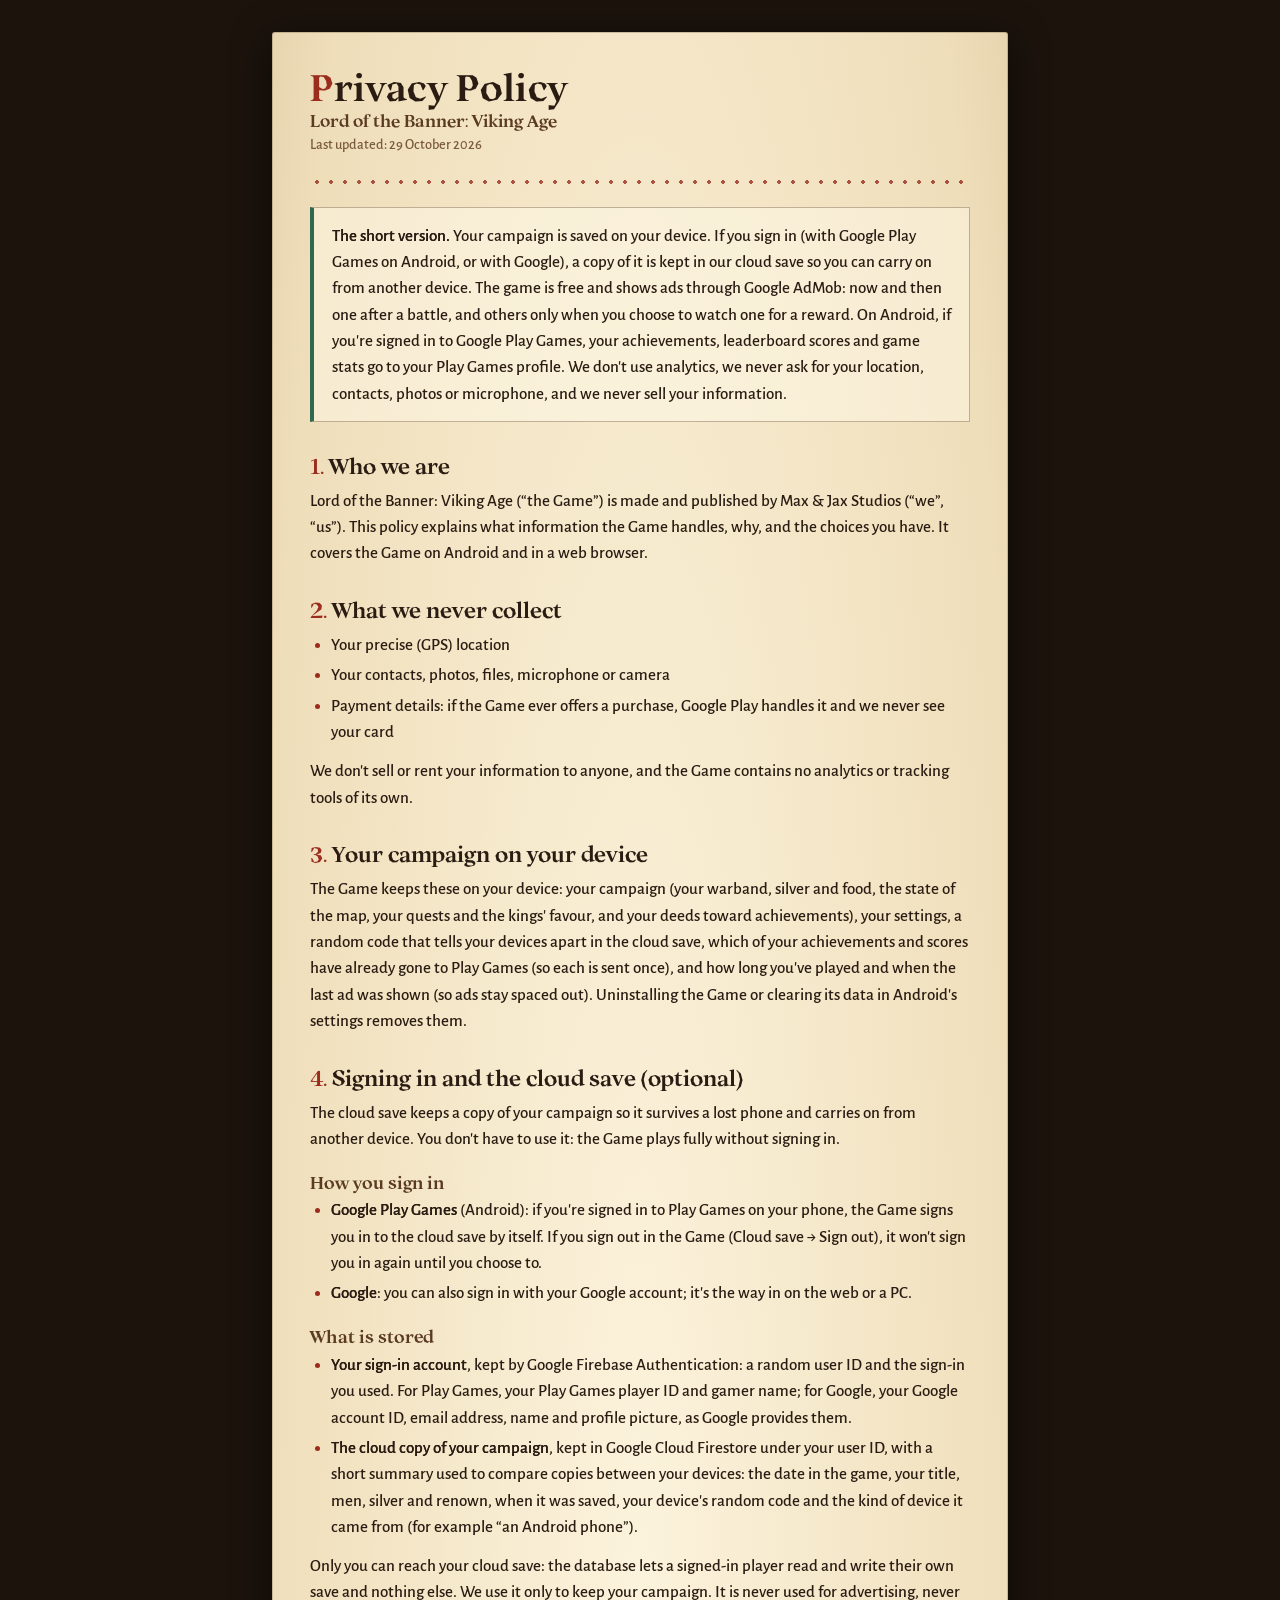
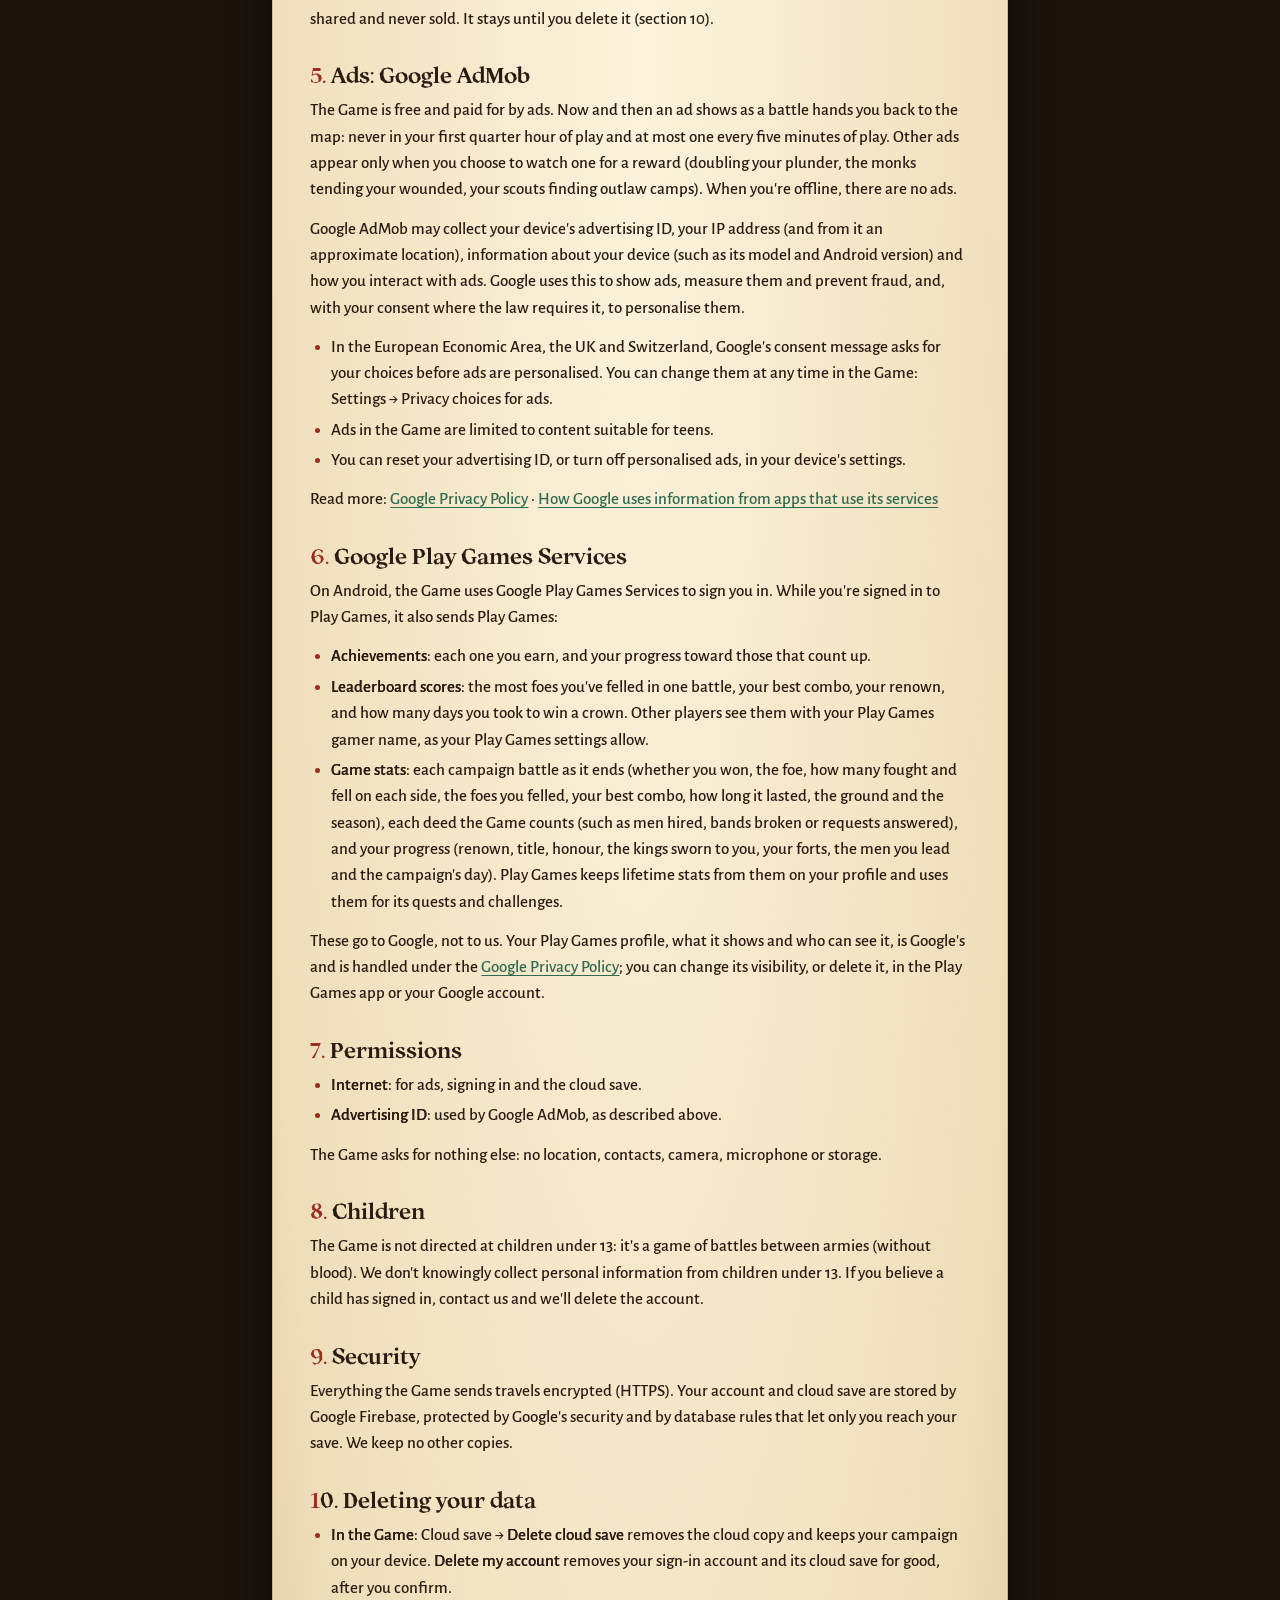
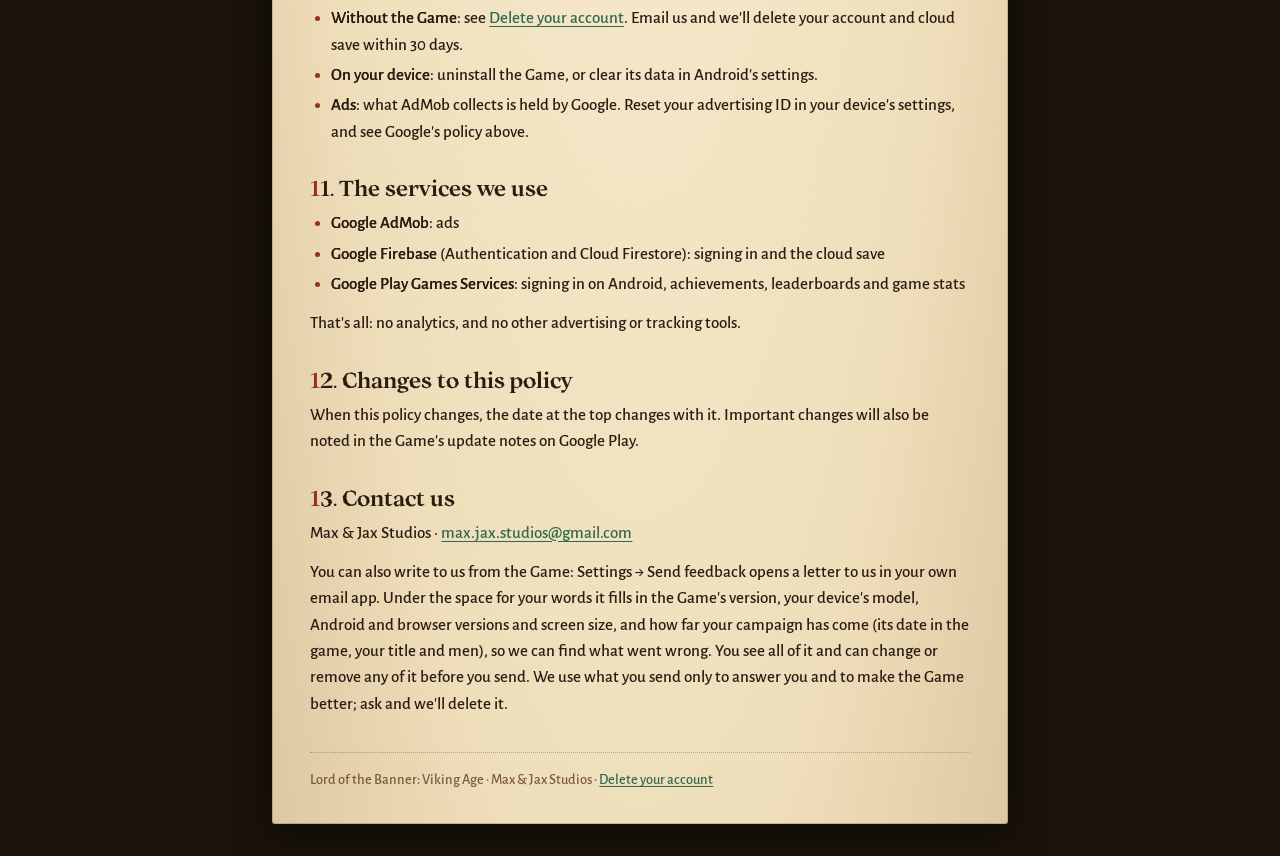
<file: index.html>
<!doctype html>
<html lang="en">
<head>
<meta charset="utf-8">
<meta name="viewport" content="width=device-width, initial-scale=1">
<meta name="theme-color" content="#1b130c">
<title>Privacy Policy · Lord of the Banner</title>
<meta name="description" content="How Lord of the Banner: Viking Age handles your information: your campaign, the optional cloud save, and ads.">
<link rel="icon" type="image/png" href="favicon.png">
<link rel="stylesheet" href="style.css">
</head>
<body>
<main>
  <h1>Privacy Policy</h1>
  <p class="game">Lord of the Banner: Viking Age</p>
  <p class="date">Last updated: 29 October 2026</p>
  <div class="dots"></div>

  <div class="short">
    <p><b>The short version.</b> Your campaign is saved on your device. If you sign in (with Google Play Games on Android, or with
    Google), a copy of it is kept in our cloud save so you can carry on from another device. The game is free and shows ads through
    Google AdMob: now and then one after a battle, and others only when you choose to watch one for a reward. On Android, if you're
    signed in to Google Play Games, your achievements, leaderboard scores and game stats go to your Play Games profile. We don't use
    analytics, we never ask for your location, contacts, photos or microphone, and we never sell your information.</p>
  </div>

  <h2>1. Who we are</h2>
  <p>Lord of the Banner: Viking Age (“the Game”) is made and published by Max &amp; Jax Studios (“we”, “us”). This policy explains what
  information the Game handles, why, and the choices you have. It covers the Game on Android and in a web browser.</p>

  <h2>2. What we never collect</h2>
  <ul>
    <li>Your precise (GPS) location</li>
    <li>Your contacts, photos, files, microphone or camera</li>
    <li>Payment details: if the Game ever offers a purchase, Google Play handles it and we never see your card</li>
  </ul>
  <p>We don't sell or rent your information to anyone, and the Game contains no analytics or tracking tools of its own.</p>

  <h2>3. Your campaign on your device</h2>
  <p>The Game keeps these on your device: your campaign (your warband, silver and food, the state of the map, your quests and the kings'
  favour, and your deeds toward achievements), your settings, a random code that tells your devices apart in the cloud save, which of
  your achievements and scores have already gone to Play Games (so each is sent once), and how long you've played and when the last ad
  was shown (so ads stay spaced out). Uninstalling the Game or clearing its data in Android's settings removes them.</p>

  <h2>4. Signing in and the cloud save (optional)</h2>
  <p>The cloud save keeps a copy of your campaign so it survives a lost phone and carries on from another device. You don't have to use
  it: the Game plays fully without signing in.</p>
  <h3>How you sign in</h3>
  <ul>
    <li><b>Google Play Games</b> (Android): if you're signed in to Play Games on your phone, the Game signs you in to the cloud save by
    itself. If you sign out in the Game (Cloud save → Sign out), it won't sign you in again until you choose to.</li>
    <li><b>Google</b>: you can also sign in with your Google account; it's the way in on the web or a PC.</li>
  </ul>
  <h3>What is stored</h3>
  <ul>
    <li><b>Your sign-in account</b>, kept by Google Firebase Authentication: a random user ID and the sign-in you used. For Play Games,
    your Play Games player ID and gamer name; for Google, your Google account ID, email address, name and profile picture, as Google
    provides them.</li>
    <li><b>The cloud copy of your campaign</b>, kept in Google Cloud Firestore under your user ID, with a short summary used to compare
    copies between your devices: the date in the game, your title, men, silver and renown, when it was saved, your device's random code
    and the kind of device it came from (for example “an Android phone”).</li>
  </ul>
  <p>Only you can reach your cloud save: the database lets a signed-in player read and write their own save and nothing else. We use it
  only to keep your campaign. It is never used for advertising, never shared and never sold. It stays until you delete it (section 10).</p>

  <h2>5. Ads: Google AdMob</h2>
  <p>The Game is free and paid for by ads. Now and then an ad shows as a battle hands you back to the map: never in your first quarter
  hour of play and at most one every five minutes of play. Other ads appear only when you choose to watch one for a reward (doubling
  your plunder, the monks tending your wounded, your scouts finding outlaw camps). When you're offline, there are no ads.</p>
  <p>Google AdMob may collect your device's advertising ID, your IP address (and from it an approximate location), information about your
  device (such as its model and Android version) and how you interact with ads. Google uses this to show ads, measure them and prevent
  fraud, and, with your consent where the law requires it, to personalise them.</p>
  <ul>
    <li>In the European Economic Area, the UK and Switzerland, Google's consent message asks for your choices before ads are
    personalised. You can change them at any time in the Game: Settings → Privacy choices for ads.</li>
    <li>Ads in the Game are limited to content suitable for teens.</li>
    <li>You can reset your advertising ID, or turn off personalised ads, in your device's settings.</li>
  </ul>
  <p>Read more: <a href="https://policies.google.com/privacy">Google Privacy Policy</a> ·
  <a href="https://policies.google.com/technologies/partner-sites">How Google uses information from apps that use its services</a></p>

  <h2>6. Google Play Games Services</h2>
  <p>On Android, the Game uses Google Play Games Services to sign you in. While you're signed in to Play Games, it also sends Play Games:</p>
  <ul>
    <li><b>Achievements</b>: each one you earn, and your progress toward those that count up.</li>
    <li><b>Leaderboard scores</b>: the most foes you've felled in one battle, your best combo, your renown, and how many days you took to
    win a crown. Other players see them with your Play Games gamer name, as your Play Games settings allow.</li>
    <li><b>Game stats</b>: each campaign battle as it ends (whether you won, the foe, how many fought and fell on each side, the foes you
    felled, your best combo, how long it lasted, the ground and the season), each deed the Game counts (such as men hired, bands broken
    or requests answered), and your progress (renown, title, honour, the kings sworn to you, your forts, the men you lead and the
    campaign's day). Play Games keeps lifetime stats from them on your profile and uses them for its quests and challenges.</li>
  </ul>
  <p>These go to Google, not to us. Your Play Games profile, what it shows and who can see it, is Google's and is handled under the
  <a href="https://policies.google.com/privacy">Google Privacy Policy</a>; you can change its visibility, or delete it, in the Play Games
  app or your Google account.</p>

  <h2>7. Permissions</h2>
  <ul>
    <li><b>Internet</b>: for ads, signing in and the cloud save.</li>
    <li><b>Advertising ID</b>: used by Google AdMob, as described above.</li>
  </ul>
  <p>The Game asks for nothing else: no location, contacts, camera, microphone or storage.</p>

  <h2>8. Children</h2>
  <p>The Game is not directed at children under 13: it's a game of battles between armies (without blood). We don't knowingly collect
  personal information from children under 13. If you believe a child has signed in, contact us and we'll delete the account.</p>

  <h2>9. Security</h2>
  <p>Everything the Game sends travels encrypted (HTTPS). Your account and cloud save are stored by Google Firebase, protected by Google's
  security and by database rules that let only you reach your save. We keep no other copies.</p>

  <h2>10. Deleting your data</h2>
  <ul>
    <li><b>In the Game</b>: Cloud save → <b>Delete cloud save</b> removes the cloud copy and keeps your campaign on your device.
    <b>Delete my account</b> removes your sign-in account and its cloud save for good, after you confirm.</li>
    <li><b>Without the Game</b>: see <a href="delete.html">Delete your account</a>. Email us and we'll delete your account and cloud save
    within 30 days.</li>
    <li><b>On your device</b>: uninstall the Game, or clear its data in Android's settings.</li>
    <li><b>Ads</b>: what AdMob collects is held by Google. Reset your advertising ID in your device's settings, and see Google's policy
    above.</li>
  </ul>

  <h2>11. The services we use</h2>
  <ul>
    <li><b>Google AdMob</b>: ads</li>
    <li><b>Google Firebase</b> (Authentication and Cloud Firestore): signing in and the cloud save</li>
    <li><b>Google Play Games Services</b>: signing in on Android, achievements, leaderboards and game stats</li>
  </ul>
  <p>That's all: no analytics, and no other advertising or tracking tools.</p>

  <h2>12. Changes to this policy</h2>
  <p>When this policy changes, the date at the top changes with it. Important changes will also be noted in the Game's update notes on
  Google Play.</p>

  <h2>13. Contact us</h2>
  <p>Max &amp; Jax Studios · <a href="mailto:max.jax.studios@gmail.com">max.jax.studios@gmail.com</a></p>
  <p>You can also write to us from the Game: Settings → Send feedback opens a letter to us in your own email app. Under the space for
  your words it fills in the Game's version, your device's model, Android and browser versions and screen size, and how far your
  campaign has come (its date in the game, your title and men), so we can find what went wrong. You see all of it and can change or
  remove any of it before you send. We use what you send only to answer you and to make the Game better; ask and we'll delete it.</p>

  <footer>Lord of the Banner: Viking Age · Max &amp; Jax Studios · <a href="delete.html">Delete your account</a></footer>
</main>
</body>
</html>
</file>
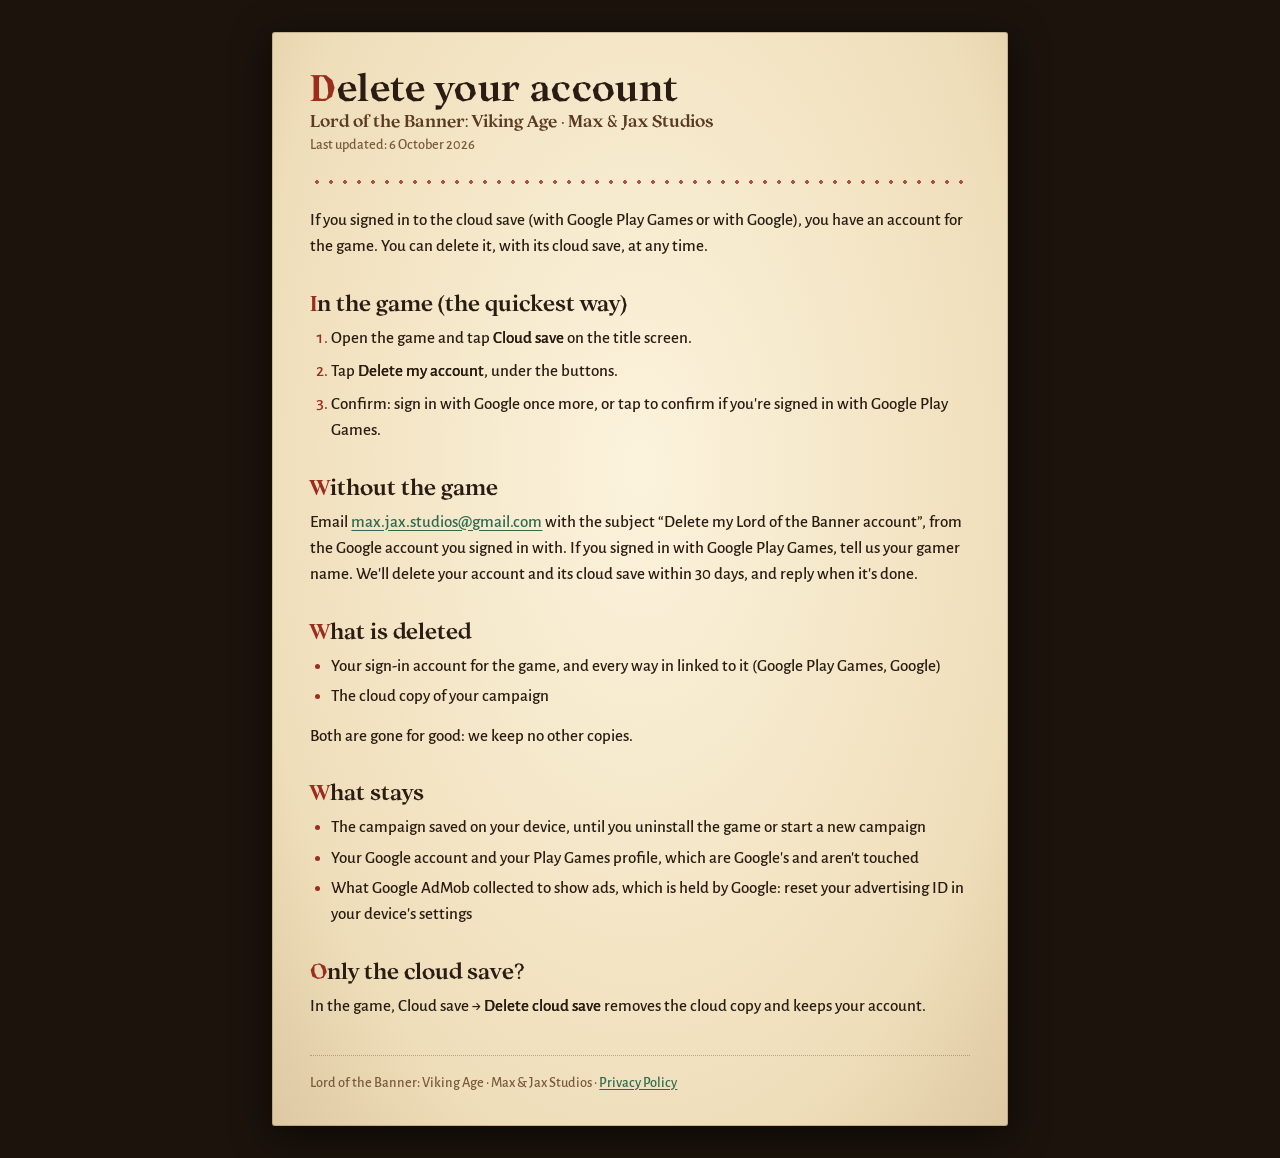
<file: delete.html>
<!doctype html>
<html lang="en">
<head>
<meta charset="utf-8">
<meta name="viewport" content="width=device-width, initial-scale=1">
<meta name="theme-color" content="#1b130c">
<title>Delete your account · Lord of the Banner</title>
<meta name="description" content="How to delete your Lord of the Banner: Viking Age account and its cloud save.">
<link rel="icon" type="image/png" href="favicon.png">
<link rel="stylesheet" href="style.css">
</head>
<body>
<main>
  <h1>Delete your account</h1>
  <p class="game">Lord of the Banner: Viking Age · Max &amp; Jax Studios</p>
  <p class="date">Last updated: 6 October 2026</p>
  <div class="dots"></div>

  <p>If you signed in to the cloud save (with Google Play Games or with Google), you have an account for the game. You can delete it,
  with its cloud save, at any time.</p>

  <h2>In the game (the quickest way)</h2>
  <ol class="steps">
    <li>Open the game and tap <b>Cloud save</b> on the title screen.</li>
    <li>Tap <b>Delete my account</b>, under the buttons.</li>
    <li>Confirm: sign in with Google once more, or tap to confirm if you're signed in with Google Play Games.</li>
  </ol>

  <h2>Without the game</h2>
  <p>Email <a href="mailto:max.jax.studios@gmail.com?subject=Delete%20my%20Lord%20of%20the%20Banner%20account">max.jax.studios@gmail.com</a>
  with the subject “Delete my Lord of the Banner account”, from the Google account you signed in with. If you signed in with Google Play
  Games, tell us your gamer name. We'll delete your account and its cloud save within 30 days, and reply when it's done.</p>

  <h2>What is deleted</h2>
  <ul>
    <li>Your sign-in account for the game, and every way in linked to it (Google Play Games, Google)</li>
    <li>The cloud copy of your campaign</li>
  </ul>
  <p>Both are gone for good: we keep no other copies.</p>

  <h2>What stays</h2>
  <ul>
    <li>The campaign saved on your device, until you uninstall the game or start a new campaign</li>
    <li>Your Google account and your Play Games profile, which are Google's and aren't touched</li>
    <li>What Google AdMob collected to show ads, which is held by Google: reset your advertising ID in your device's settings</li>
  </ul>

  <h2>Only the cloud save?</h2>
  <p>In the game, Cloud save → <b>Delete cloud save</b> removes the cloud copy and keeps your account.</p>

  <footer>Lord of the Banner: Viking Age · Max &amp; Jax Studios · <a href="./">Privacy Policy</a></footer>
</main>
</body>
</html>
</file>
<file: style.css>
/* Lord of the Banner's privacy pages: a manuscript leaf, as the game's own screens (vellum, ink, a red capital) */
@font-face { font-family: 'Ortica'; src: url('fonts/Ortica-Bold.otf') format('opentype'); font-weight: 400; font-display: swap; }
@font-face { font-family: 'Alegreya Sans'; src: url('fonts/AlegreyaSans-Medium.ttf') format('truetype'); font-weight: 400; font-display: swap; }
:root {
  --display: 'Ortica', Georgia, 'Times New Roman', serif;
  --text: 'Alegreya Sans', system-ui, -apple-system, 'Segoe UI', Roboto, sans-serif;
  --vellum: #f4e2b8; --leaf: #f8ebcb; --ink: #2a1c12; --ink-soft: #5a3a22; --ink-faint: #7a5a3c;
  --madder: #9b2d1f; --verdigris: #2f6a50; --rule: rgba(90, 58, 34, 0.35);
}
* { box-sizing: border-box; }
html { -webkit-text-size-adjust: 100%; }
body { margin: 0; background: #1b130c; color: var(--ink); font: 400 17px/1.55 var(--text); }
main { max-width: 46rem; margin: 2rem auto; padding: 2.2rem 2.4rem 2rem; background: var(--leaf);
  background-image: radial-gradient(ellipse at 50% 40%, rgba(255, 250, 235, 0.55), rgba(196, 160, 104, 0.18) 75%, rgba(150, 110, 60, 0.28));
  border-radius: 3px; box-shadow: 0 0.6rem 2.4rem rgba(0, 0, 0, 0.55), inset 0 0 0 1px rgba(90, 58, 34, 0.25); }
h1 { margin: 0 0 0.2rem; font: 400 2.3rem/1.1 var(--display); letter-spacing: 0.01em; }
h1::first-letter, h2::first-letter { color: var(--madder); }
.game { margin: 0 0 0.2rem; font: 400 1.05rem var(--display); color: var(--ink-soft); }
.date { margin: 0 0 1.4rem; font-size: 0.9rem; color: var(--ink-faint); }
.dots { height: 6px; margin: 0 0 1.4rem; background: radial-gradient(circle, var(--madder) 1.6px, transparent 2px) 0 50% / 14px 6px repeat-x; opacity: 0.8; }
h2 { margin: 1.9rem 0 0.5rem; font: 400 1.35rem/1.25 var(--display); }
h3 { margin: 1.2rem 0 0.3rem; font: 400 1.08rem var(--display); color: var(--ink-soft); }
p, ul, ol { margin: 0 0 0.8rem; }
ul, ol { padding-left: 1.3rem; }
li { margin: 0.25rem 0; }
li::marker { color: var(--madder); }
b, strong { font-weight: 400; color: var(--ink); text-shadow: 0 0 0.6px var(--ink); }
a { color: var(--verdigris); text-underline-offset: 0.15em; }
.short { margin: 0 0 1.2rem; padding: 0.9rem 1.1rem; border: 1.5px solid var(--rule); border-left: 4px solid var(--verdigris); background: rgba(255, 250, 236, 0.45); }
.short p:last-child { margin: 0; }
.steps li { margin: 0.4rem 0; }
footer { margin-top: 2.2rem; padding-top: 1rem; border-top: 1px dotted var(--rule); font-size: 0.9rem; color: var(--ink-faint); }
@media (max-width: 600px) {
  body { font-size: 16px; }
  main { margin: 0; padding: 1.4rem 16px 1.6rem; border-radius: 0; min-height: 100vh; }
  h1 { font-size: 1.85rem; }
}
</file>
